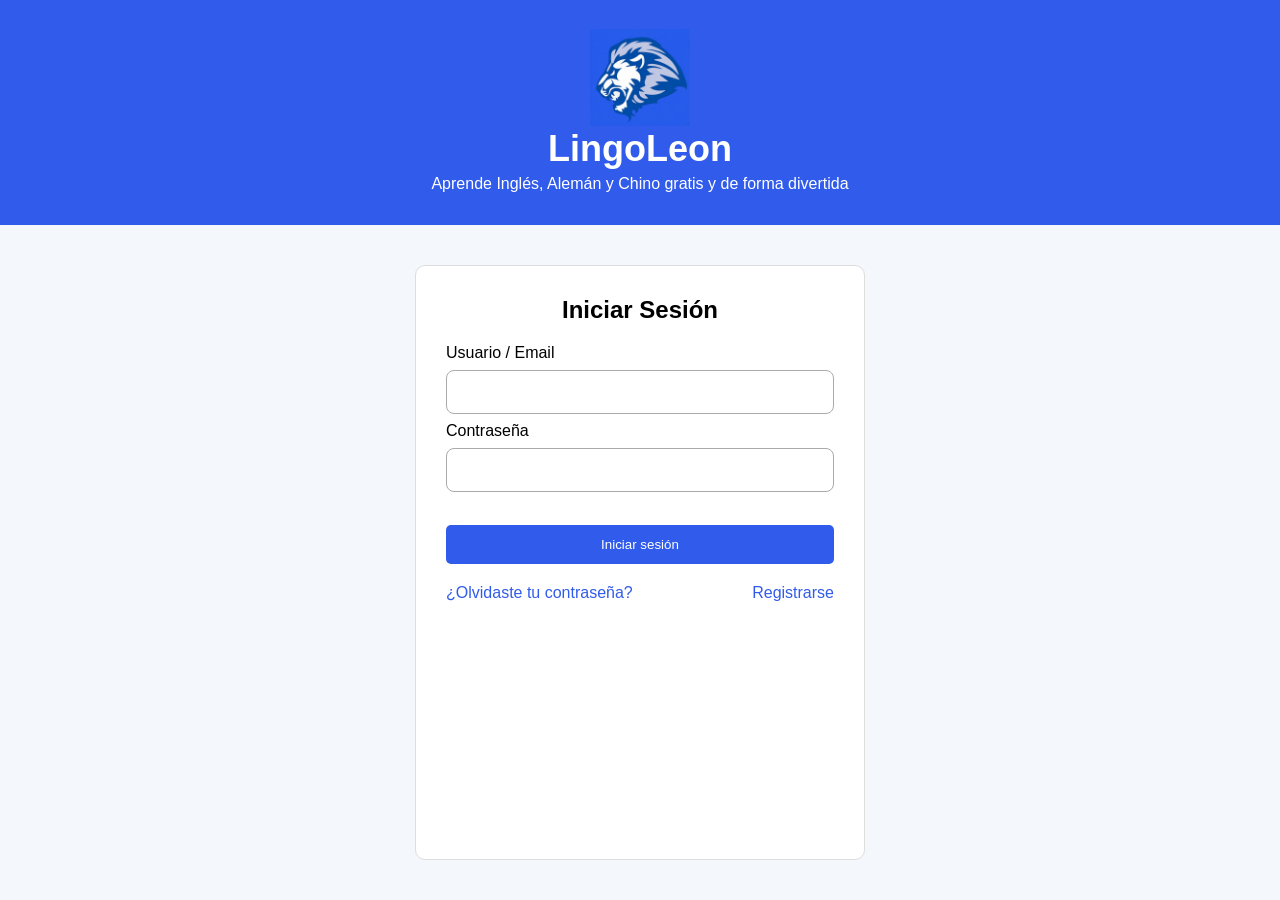
<file: index.html>
<!DOCTYPE html>
<html lang="es">
<head>
    <meta charset="UTF-8">
    <meta name="viewport" content="width=device-width, initial-scale=1.0">
    <title>Login</title>
    <link rel="stylesheet" href="css/styles_index.css">
</head>
<body>

    <main class="login">

        <header class="cabecera">
            <img src="img/logo_azul.png" alt="Logo">
            <div class="logotipo">LingoLeon</div>
            <p>Aprende Inglés, Alemán y Chino gratis y de forma divertida</p>
        </header>

        <section class="formulario">
            <h1>Iniciar Sesión</h1>
            <form action="pantalla_principal.html" method="get">
                <div class="campo">
                    <label for="usuario">Usuario / Email</label>
                    <input type="text" id="usuario" required>
                </div>

                <div class="campo">
                    <label for="contrasenia">Contraseña</label>
                    <input type="password" id="contrasenia" required>
                </div>

                <button type="submit">Iniciar sesión</button>
            </form>

            <div class="enlaces">
                <a href="recuperacion.html">¿Olvidaste tu contraseña?</a>
                <a href="registro.html">Registrarse</a>
            </div>
        </section>

    </main>

</body>
</html>
</file>
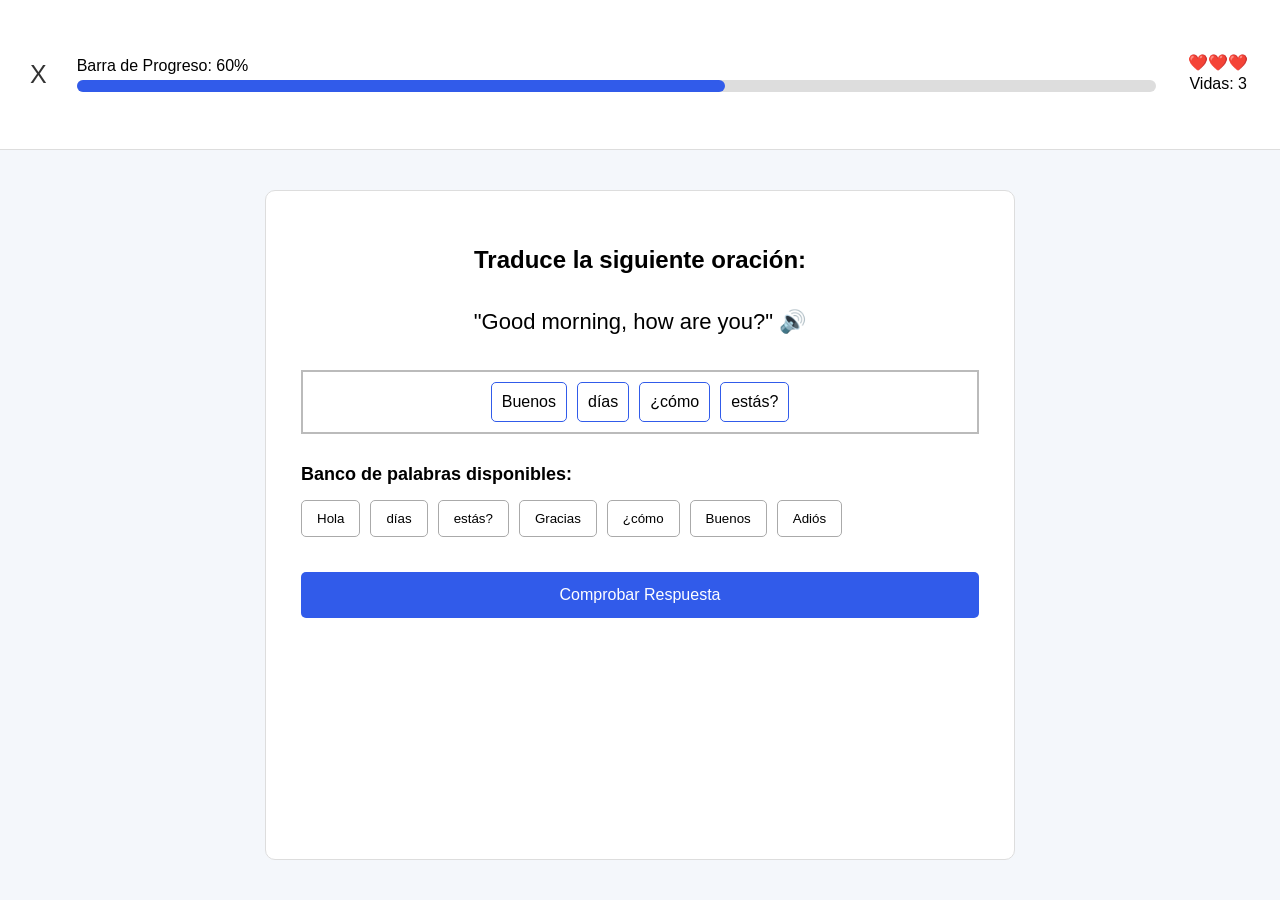
<file: leccion_interactiva.html>
<!DOCTYPE html>
<html lang="es">
<head>
    <meta charset="UTF-8">
    <meta name="viewport" content="width=device-width, initial-scale=1.0">
    <title>Leccion Interactiva</title>
    <link rel="stylesheet" href="css/styles_leccion_interactiva.css">
</head>
<body>

    <main class="leccion-pagina">

        <header class="superior">
            <a href="mapa_de_lecciones.html">X</a>

            <div class="progreso">
                <p>Barra de Progreso: 60%</p>
                <div class="barra-progreso">
                    <div></div>
                </div>
            </div>

            <div class="vidas"> 
                ❤️❤️❤️
                <p>Vidas: 3</p>
            </div>
        </header>

        <section class="ejercicio">

            <h1>Traduce la siguiente oración:</h1>

            <p class="frase">"Good morning, how are you?" 🔊</p>

            <div class="respuesta">
                <span>Buenos</span>
                <span>días</span>
                <span>¿cómo</span>
                <span>estás?</span>
            </div>

            <h2>Banco de palabras disponibles:</h2>

            <div class="banco">
                <button>Hola</button>
                <button>días</button>
                <button>estás?</button>
                <button>Gracias</button>
                <button>¿cómo</button>
                <button>Buenos</button>
                <button>Adiós</button>
            </div>

            <a href="mapa_de_lecciones.html">Comprobar Respuesta</a>

        </section>

    </main>

</body>
</html>
</file>
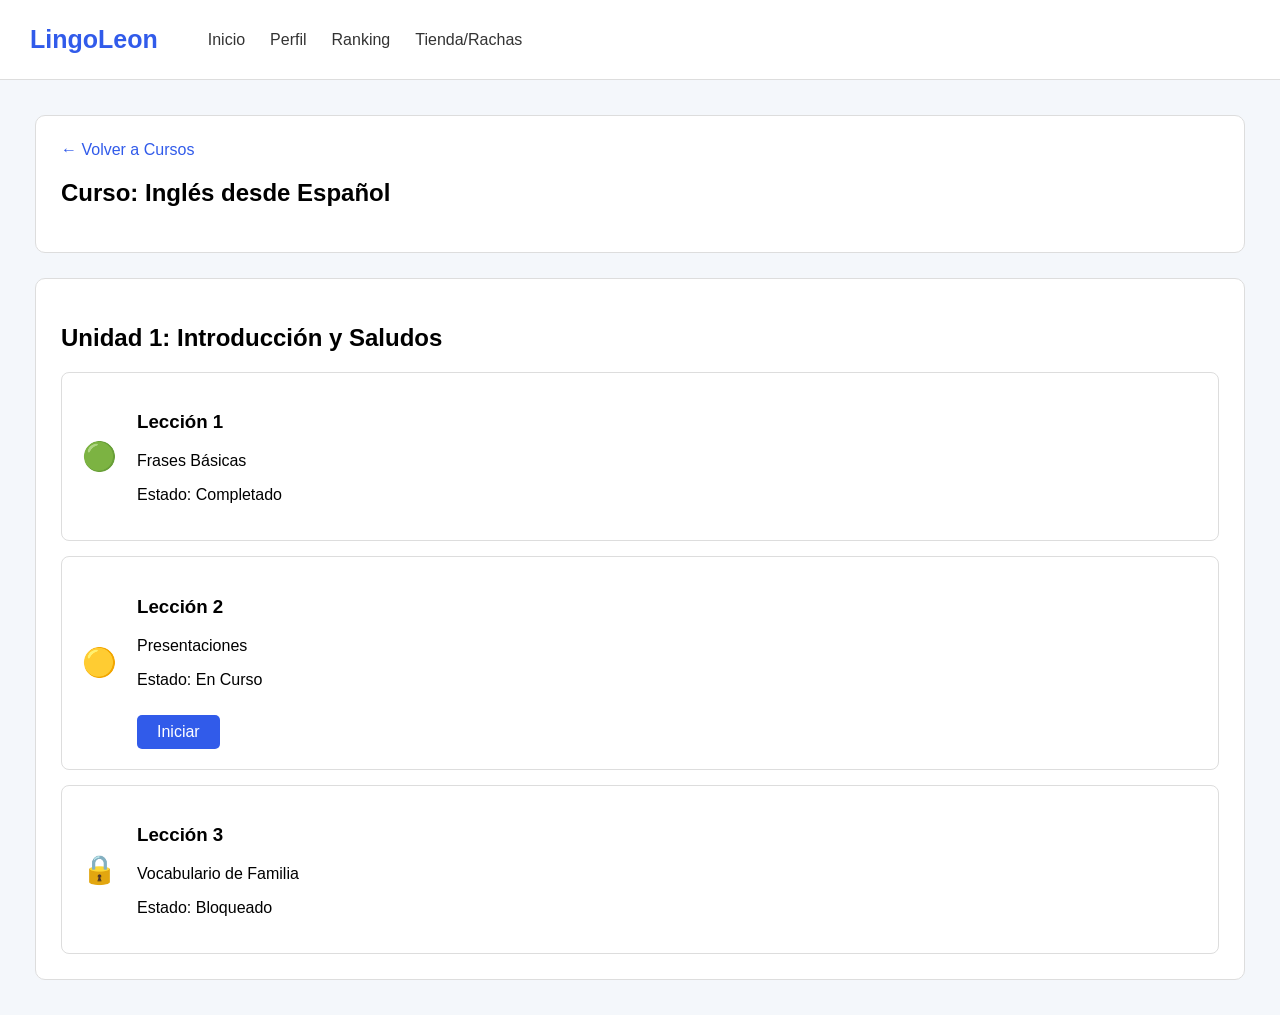
<file: leccion_interactiva_aleman.html>
<!DOCTYPE html>
<html lang="es">
<head>
    <meta charset="UTF-8">
    <meta name="viewport" content="width=device-width, initial-scale=1.0">
    <title>Mapa de Lecciones</title>
    <link rel="stylesheet" href="css/styles_mapa_de_lecciones.css">
</head>
<body>

    <main class="pagina">

        <header class="barra">
            <div class="logo">LingoLeon</div>

            <nav>
                <a href="pantalla_principal.html">Inicio</a>
                <a href="perfil.html">Perfil</a>
                <a href="ranking.html">Ranking</a>
                <a href="tienda.html">Tienda/Rachas</a>
            </nav>
        </header>

        <section class="curso">

            <div class="encabezado">
                <a href="pantalla_principal.html">← Volver a Cursos</a>
                <h1>Curso: Inglés desde Español</h1>
            </div>

            <div class="unidad">
                <h2>Unidad 1: Introducción y Saludos</h2>

                <div class="lecciones">

                    <article class="leccion">
                        <div class="estado">🟢</div>
                        <div>
                            <h3>Lección 1</h3>
                            <p>Frases Básicas</p>
                            <p>Estado: Completado</p>
                        </div>
                    </article>

                    <article class="leccion">
                        <div class="estado">🟡</div>
                        <div>
                            <h3>Lección 2</h3>
                            <p>Presentaciones</p>
                            <p>Estado: En Curso</p>
                            <a href="leccion_interactiva.html">Iniciar</a>
                        </div>
                    </article>

                    <article class="leccion">
                        <div class="estado">🔒</div>
                        <div>
                            <h3>Lección 3</h3>
                            <p>Vocabulario de Familia</p>
                            <p>Estado: Bloqueado</p>
                        </div>
                    </article>

                </div>
            </div>

        </section>

    </main>

</body>
</html>
</file>
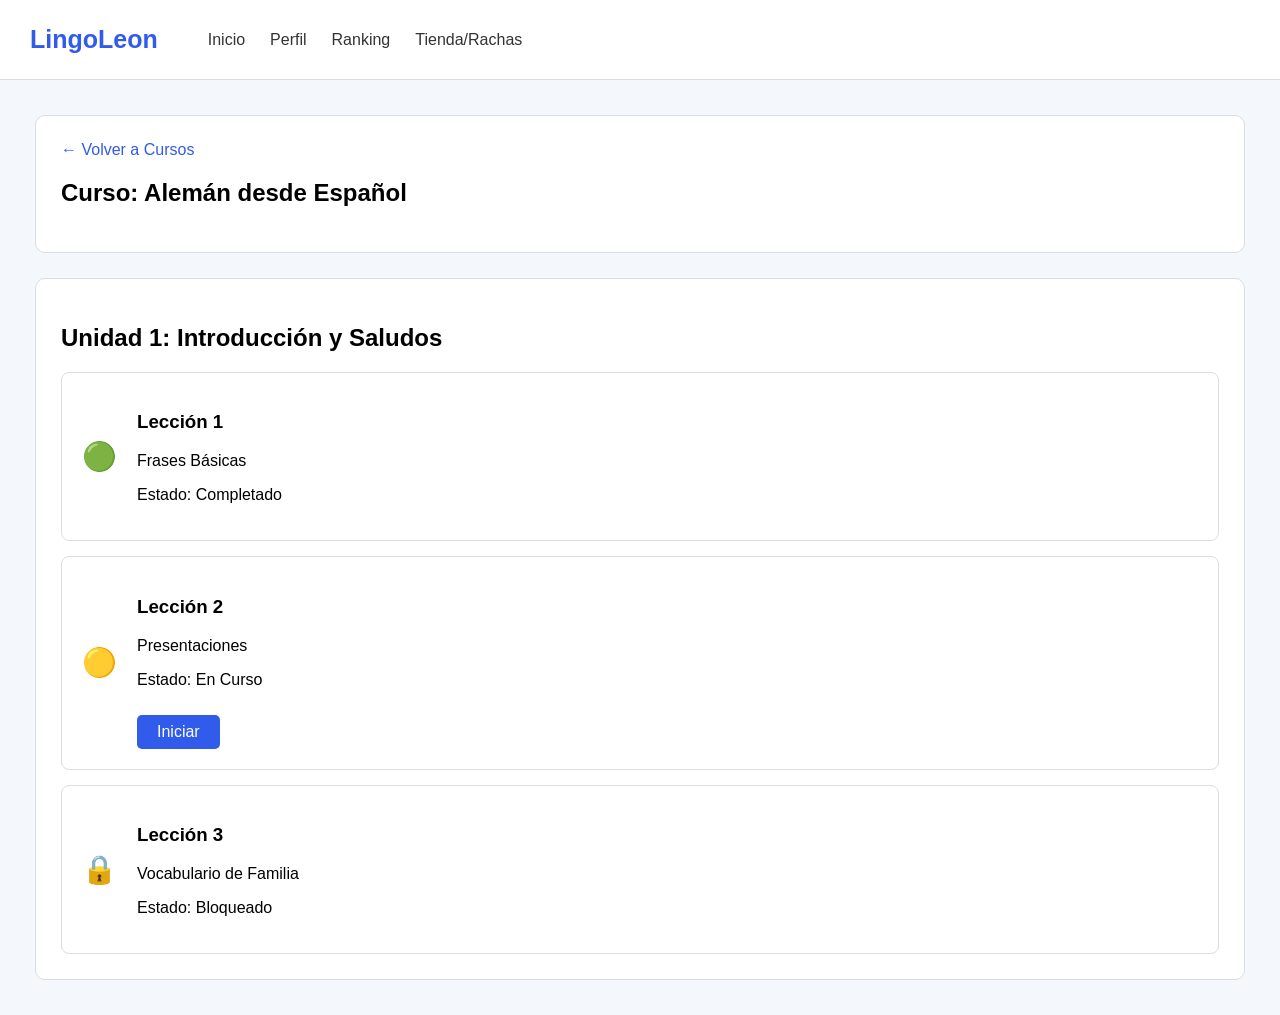
<file: mapa_de_lecciones_aleman.html>
<!DOCTYPE html>
<html lang="es">
<head>
    <meta charset="UTF-8">
    <meta name="viewport" content="width=device-width, initial-scale=1.0">
    <title>Mapa de Lecciones</title>
    <link rel="stylesheet" href="css/styles_mapa_de_lecciones.css">
</head>
<body>

    <main class="pagina">

        <header class="barra">
            <div class="logo">LingoLeon</div>

            <nav>
                <a href="pantalla_principal.html">Inicio</a>
                <a href="perfil.html">Perfil</a>
                <a href="ranking.html">Ranking</a>
                <a href="tienda.html">Tienda/Rachas</a>
            </nav>
        </header>

        <section class="curso">

            <div class="encabezado">
                <a href="pantalla_principal.html">← Volver a Cursos</a>
                <h1>Curso: Alemán desde Español</h1>
            </div>

            <div class="unidad">
                <h2>Unidad 1: Introducción y Saludos</h2>

                <div class="lecciones">

                    <article class="leccion">
                        <div class="estado">🟢</div>
                        <div>
                            <h3>Lección 1</h3>
                            <p>Frases Básicas</p>
                            <p>Estado: Completado</p>
                        </div>
                    </article>

                    <article class="leccion">
                        <div class="estado">🟡</div>
                        <div>
                            <h3>Lección 2</h3>
                            <p>Presentaciones</p>
                            <p>Estado: En Curso</p>
                            <a href="leccion_interactiva_aleman.html">Iniciar</a>
                        </div>
                    </article>

                    <article class="leccion">
                        <div class="estado">🔒</div>
                        <div>
                            <h3>Lección 3</h3>
                            <p>Vocabulario de Familia</p>
                            <p>Estado: Bloqueado</p>
                        </div>
                    </article>

                </div>
            </div>

        </section>

    </main>

</body>
</html>
</file>
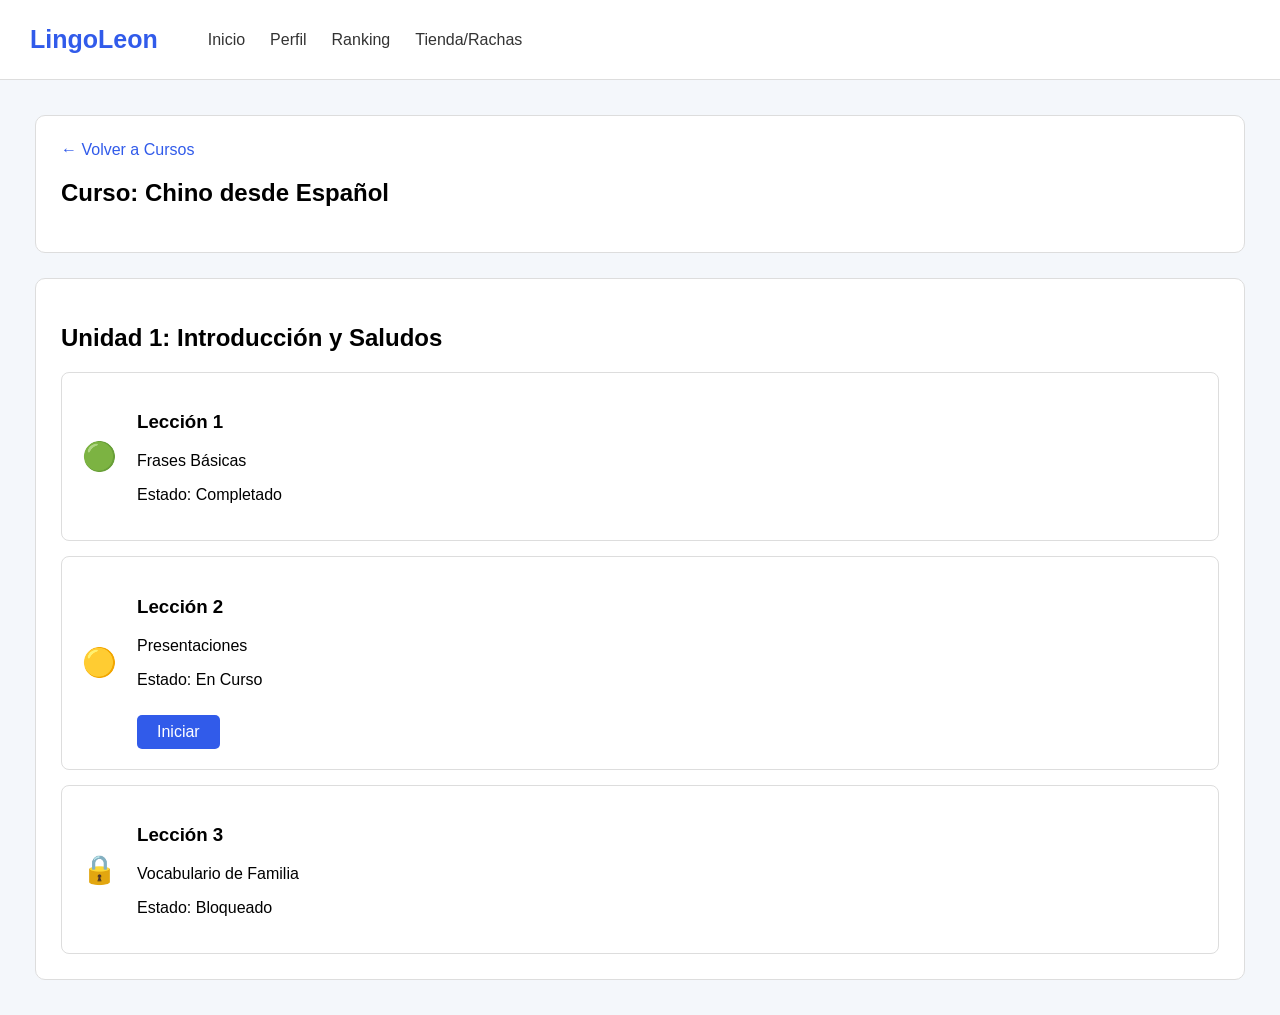
<file: mapa_de_lecciones_chino.html>
<!DOCTYPE html>
<html lang="es">
<head>
    <meta charset="UTF-8">
    <meta name="viewport" content="width=device-width, initial-scale=1.0">
    <title>Mapa de Lecciones</title>
    <link rel="stylesheet" href="css/styles_mapa_de_lecciones.css">
</head>
<body>

    <main class="pagina">

        <header class="barra">
            <div class="logo">LingoLeon</div>

            <nav>
                <a href="pantalla_principal.html">Inicio</a>
                <a href="perfil.html">Perfil</a>
                <a href="ranking.html">Ranking</a>
                <a href="tienda.html">Tienda/Rachas</a>
            </nav>
        </header>

        <section class="curso">

            <div class="encabezado">
                <a href="pantalla_principal.html">← Volver a Cursos</a>
                <h1>Curso: Chino desde Español</h1>
            </div>

            <div class="unidad">
                <h2>Unidad 1: Introducción y Saludos</h2>

                <div class="lecciones">

                    <article class="leccion">
                        <div class="estado">🟢</div>
                        <div>
                            <h3>Lección 1</h3>
                            <p>Frases Básicas</p>
                            <p>Estado: Completado</p>
                        </div>
                    </article>

                    <article class="leccion">
                        <div class="estado">🟡</div>
                        <div>
                            <h3>Lección 2</h3>
                            <p>Presentaciones</p>
                            <p>Estado: En Curso</p>
                            <a href="leccion_interactiva_chino.html">Iniciar</a>
                        </div>
                    </article>

                    <article class="leccion">
                        <div class="estado">🔒</div>
                        <div>
                            <h3>Lección 3</h3>
                            <p>Vocabulario de Familia</p>
                            <p>Estado: Bloqueado</p>
                        </div>
                    </article>

                </div>
            </div>

        </section>

    </main>

</body>
</html>
</file>
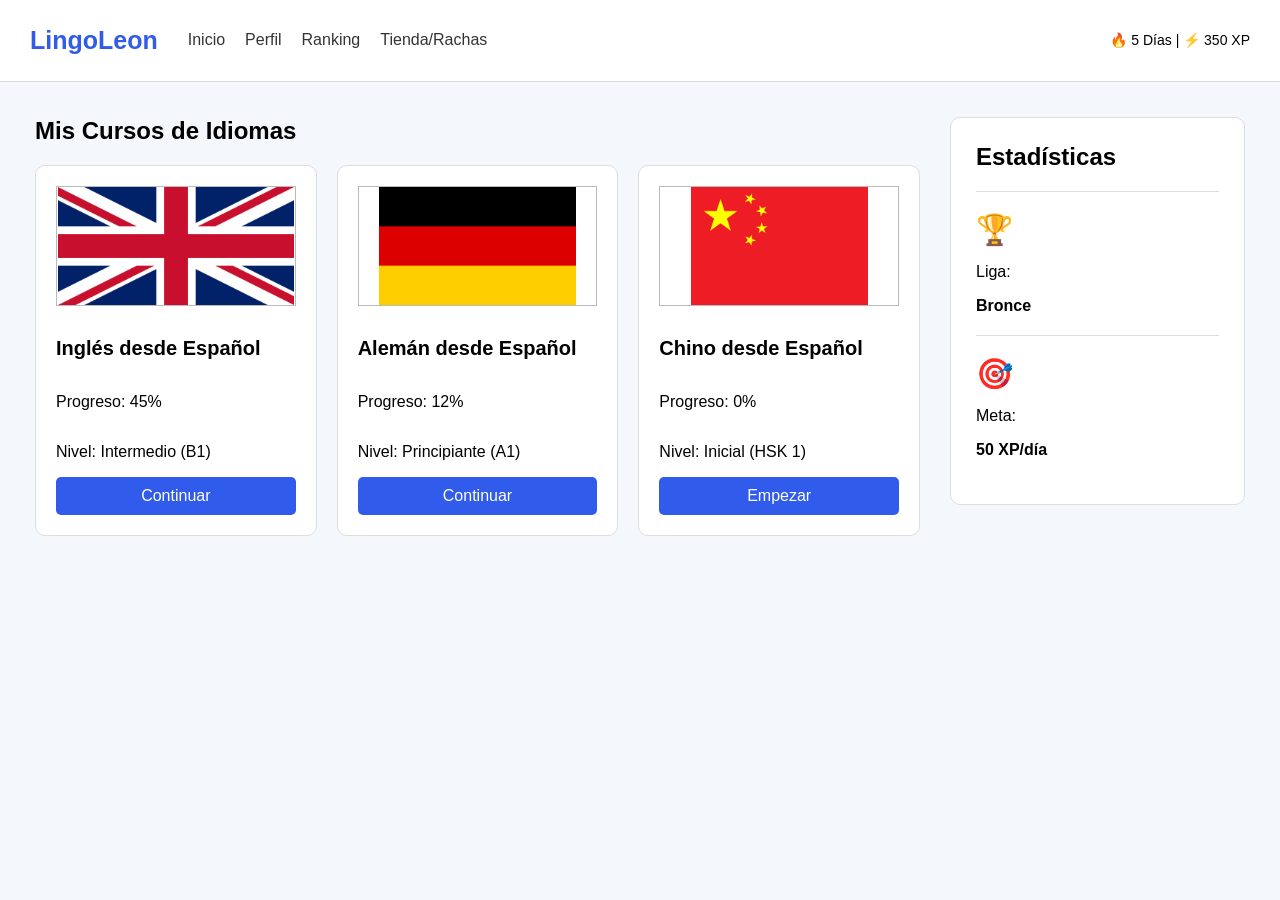
<file: pantalla_principal.html>
<!DOCTYPE html>
<html lang="es">
<head>
    <meta charset="UTF-8">
    <meta name="viewport" content="width=device-width, initial-scale=1.0">
    <title>Pantalla Principal</title>
    <link rel="stylesheet" href="css/styles_pantalla_principal.css">
</head>
<body>

    <main class="pagina">

        <header class="barra">
            <div class="logo">LingoLeon</div>

            <nav>
                <a href="pantalla_principal.html">Inicio</a>
                <a href="perfil.html">Perfil</a>
                <a href="ranking.html">Ranking</a>
                <a href="tienda.html">Tienda/Rachas</a>
            </nav>

            <div class="datos">
                🔥 5 Días | ⚡ 350 XP
            </div>
        </header>

        <section class="contenido">

            <div class="cursos">
                <h1>Mis Cursos de Idiomas</h1>

                <div class="tarjetas">

                    <article class="tarjeta">
                        <div class="imagen"><img src="img/bandera.ing.webp" alt="Bandera"></div>
                        <h2>Inglés desde Español</h2>
                        <p>Progreso: 45%</p>
                        <p>Nivel: Intermedio (B1)</p>
                        <a href="mapa_de_lecciones.html">Continuar</a>
                    </article>

                    <article class="tarjeta">
                        <div class="imagen"><img src="img/bandera_alem.svg" alt="bandera"></div>
                        <h2>Alemán desde Español</h2>
                        <p>Progreso: 12%</p>
                        <p>Nivel: Principiante (A1)</p>
                        <a href="mapa_de_lecciones_aleman.html">Continuar</a>
                    </article>

                    <article class="tarjeta">
                        <div class="imagen"><img src="img/bandera_china.webp" alt="Bandera"></div>
                        <h2>Chino desde Español</h2>
                        <p>Progreso: 0%</p>
                        <p>Nivel: Inicial (HSK 1)</p>
                        <a href="mapa_de_lecciones_chino.html">Empezar</a>
                    </article>

                </div>
            </div>

            <aside class="estadisticas">
                <h2>Estadísticas</h2>

                <div class="estadistica">
                    <div class="icono">🏆</div>
                    <p>Liga:</p>
                    <strong>Bronce</strong>
                </div>

                <div class="estadistica">
                    <div class="icono">🎯</div>
                    <p>Meta:</p>
                    <strong>50 XP/día</strong>
                </div>
            </aside>

        </section>

    </main>

</body>
</html>
</file>
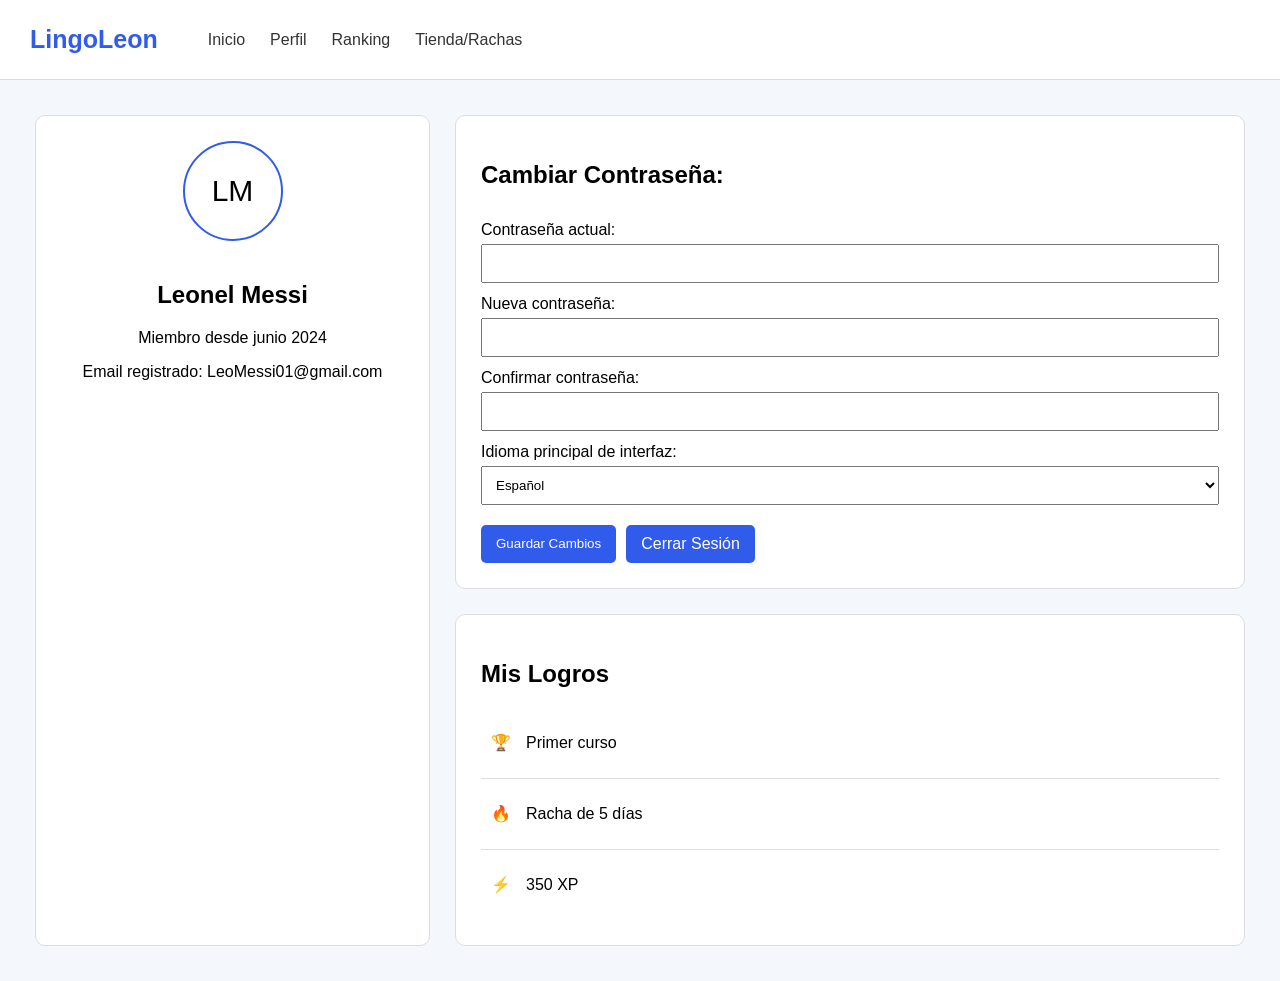
<file: perfil.html>
<!DOCTYPE html>
<html lang="es">
<head>
    <meta charset="UTF-8">
    <meta name="viewport" content="width=device-width, initial-scale=1.0">
    <title>Perfil</title>
    <link rel="stylesheet" href="css/Styles_perfil.css">
</head>
<body>

    <main class="pagina">

        <header class="barra">
            <div class="logo">LingoLeon</div>

            <nav>
                <a href="pantalla_principal.html">Inicio</a>
                <a href="perfil.html">Perfil</a>
                <a href="ranking.html">Ranking</a>
                <a href="tienda.html">Tienda/Rachas</a>
            </nav>
        </header>

        <section class="perfil">

            <div class="datos-personales">

                <div class="avatar">LM</div>

                <h1>Leonel Messi</h1>
                <p>Miembro desde junio 2024</p>
                <p>Email registrado: LeoMessi01@gmail.com</p>

            </div>

            <div class="ajustes">

                <h2>Cambiar Contraseña:</h2>
                <form action="perfil.html" method="post">
                <label>Contraseña actual:</label>
                <input type="password" required>

                <label>Nueva contraseña:</label>
                <input type="password" required>

                <label>Confirmar contraseña:</label>
                <input type="password" required>

                <label>Idioma principal de interfaz:</label>
                <select>
                    <option>Español</option>
                    <option>Inglés</option>
                    <option>Alemán</option>
                    <option>Chino</option>
                </select>

                <div class="botones">
                    <button type="submit">Guardar Cambios</button>
                    <a href="index.html">Cerrar Sesión</a>
                </div>
                </form>

            </div>

            <aside class="logros">

                <h2>Mis Logros</h2>

                <div class="logro">
                    🏆
                    <p>Primer curso</p>
                </div>

                <div class="logro">
                    🔥
                    <p>Racha de 5 días</p>
                </div>

                <div class="logro">
                    ⚡
                    <p>350 XP</p>
                </div>

            </aside>

        </section>

    </main>

</body>
</html>
</file>
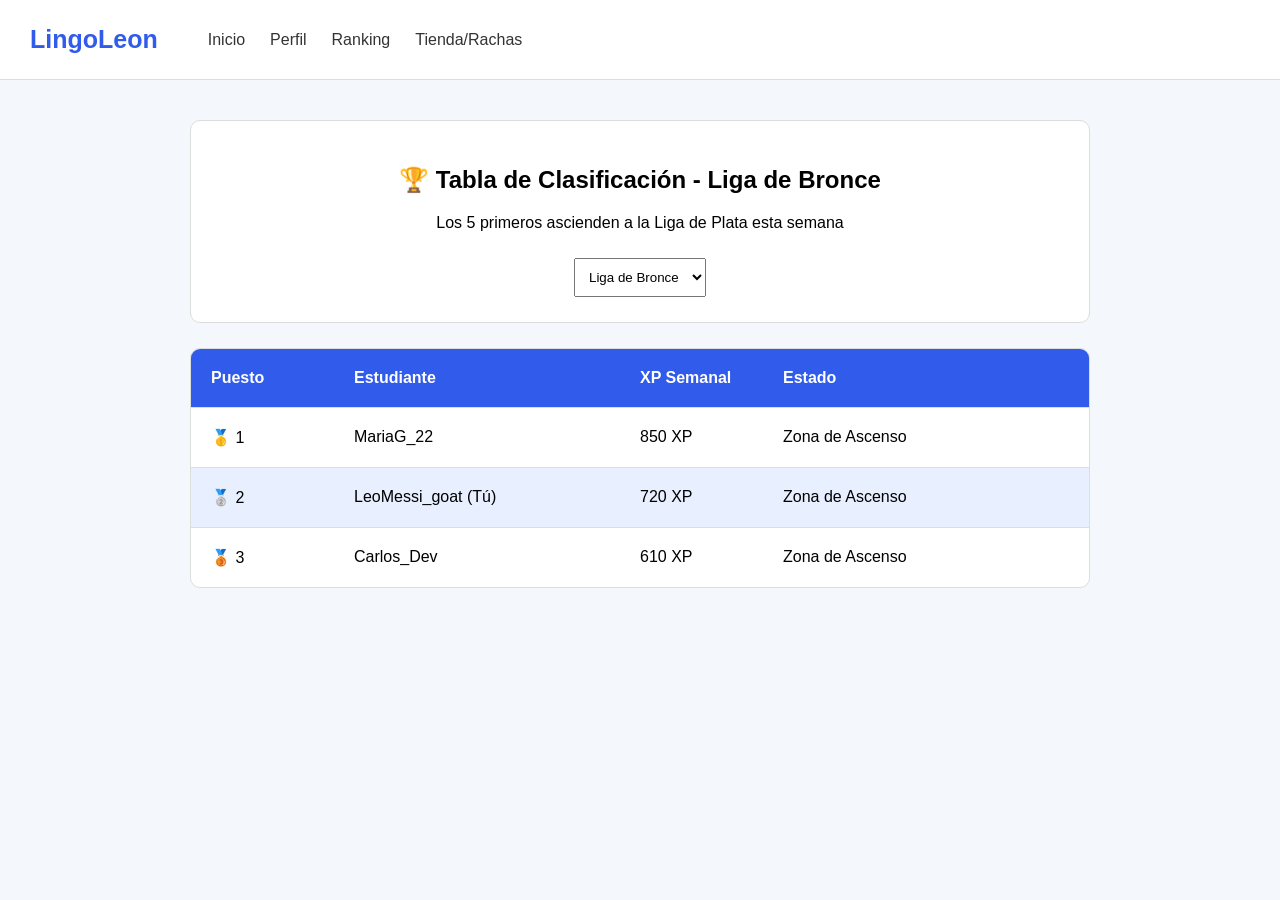
<file: ranking.html>
<!DOCTYPE html>
<html lang="es">
<head>
    <meta charset="UTF-8">
    <meta name="viewport" content="width=device-width, initial-scale=1.0">
    <title>Ranking</title>
    <link rel="stylesheet" href="css/styles_ranking.css">
</head>
<body>

    <main class="pagina">

        <header class="barra">
            <div class="logo">LingoLeon</div>

            <nav>
                <a href="pantalla_principal.html">Inicio</a>
                <a href="perfil.html">Perfil</a>
                <a href="ranking.html">Ranking</a>
                <a href="tienda.html">Tienda/Rachas</a>
            </nav>
        </header>

        <section class="ranking">

            <div class="encabezado">
                <h1>🏆 Tabla de Clasificación - Liga de Bronce</h1>
                <p>Los 5 primeros ascienden a la Liga de Plata esta semana</p>

                <select>
                    <option>Liga de Bronce</option>
                    <option>Liga de Plata</option>
                    <option>Liga de Oro</option>
                </select>
            </div>

            <div class="tabla">

                <div class="fila cabecera-tabla">
                    <strong>Puesto</strong>
                    <strong>Estudiante</strong>
                    <strong>XP Semanal</strong>
                    <strong>Estado</strong>
                </div>

                <div class="fila">
                    <span>🥇 1</span>
                    <span>MariaG_22</span>
                    <span>850 XP</span>
                    <span>Zona de Ascenso</span>
                </div>

                <div class="fila usuario">
                    <span>🥈 2</span>
                    <span>LeoMessi_goat (Tú)</span>
                    <span>720 XP</span>
                    <span>Zona de Ascenso</span>
                </div>

                <div class="fila">
                    <span>🥉 3</span>
                    <span>Carlos_Dev</span>
                    <span>610 XP</span>
                    <span>Zona de Ascenso</span>
                </div>

            </div>

        </section>

    </main>

</body>
</html>
</file>
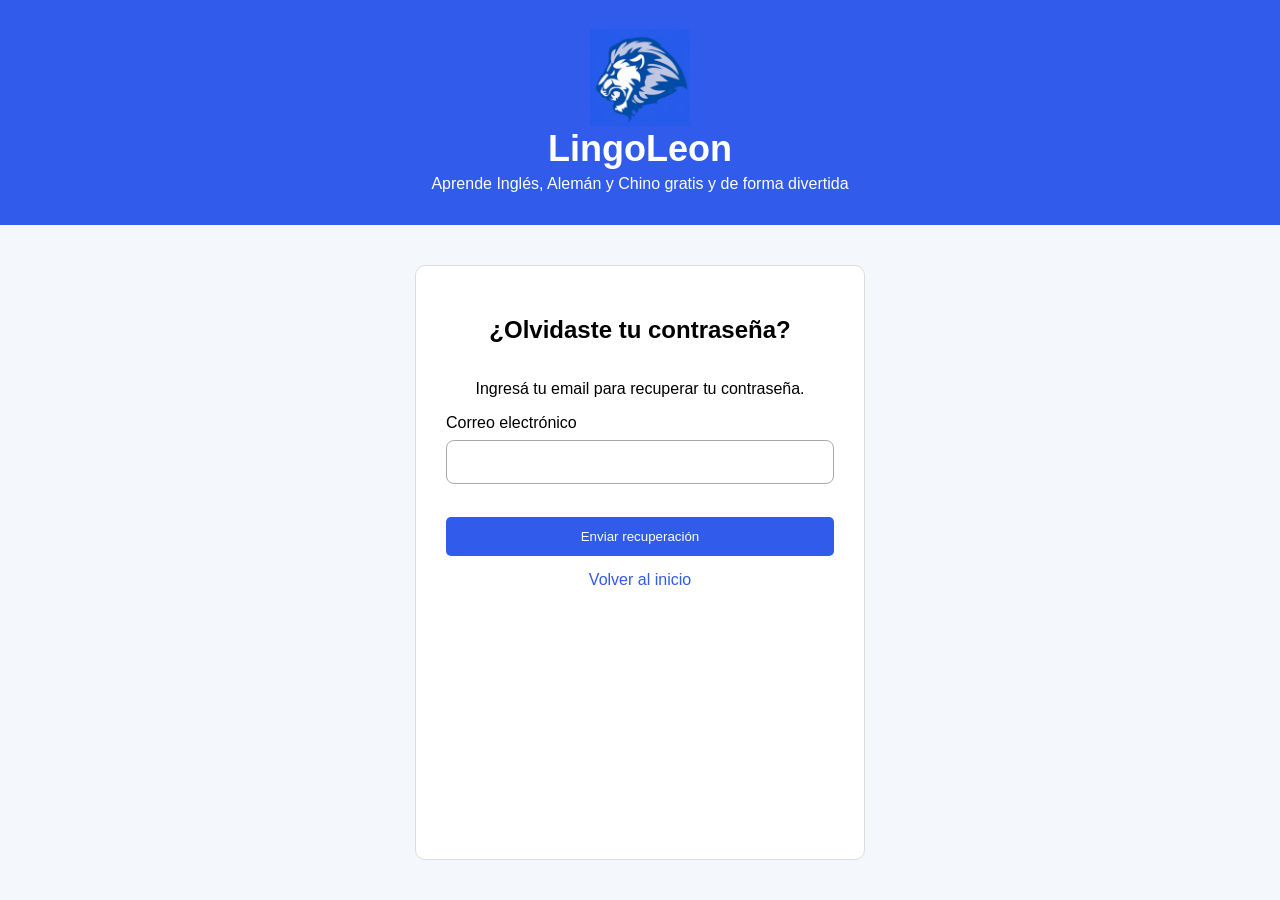
<file: recuperacion.html>
<!DOCTYPE html>
<html lang="es">
<head>
    <meta charset="UTF-8">
    <meta name="viewport" content="width=device-width, initial-scale=1.0">
    <title>Recuperar contraseña</title>
    <link rel="stylesheet" href="css/styles_recuperacion.css">
</head>
<body>

    <main class="recuperar">

        <header class="cabecera">
            <img src="img/logo_azul.png" alt="Logo">
            <div class="logotipo">LingoLeon</div>
            <p>Aprende Inglés, Alemán y Chino gratis y de forma divertida</p>
        </header>

        <section class="formulario">
            <h2>¿Olvidaste tu contraseña?</h2>

            <p>Ingresá tu email para recuperar tu contraseña.</p>
            <form action="index.html" method="get">
                 <div class="campo">
                    <label for="email">Correo electrónico</label>
                    <input type="email" id="email" required>
                </div>
                <button type="submit">Enviar recuperación</button>
            </form>

            <a class="volver" href="index.html">Volver al inicio</a>
        </section>

    </main>

</body>
</html>
</file>
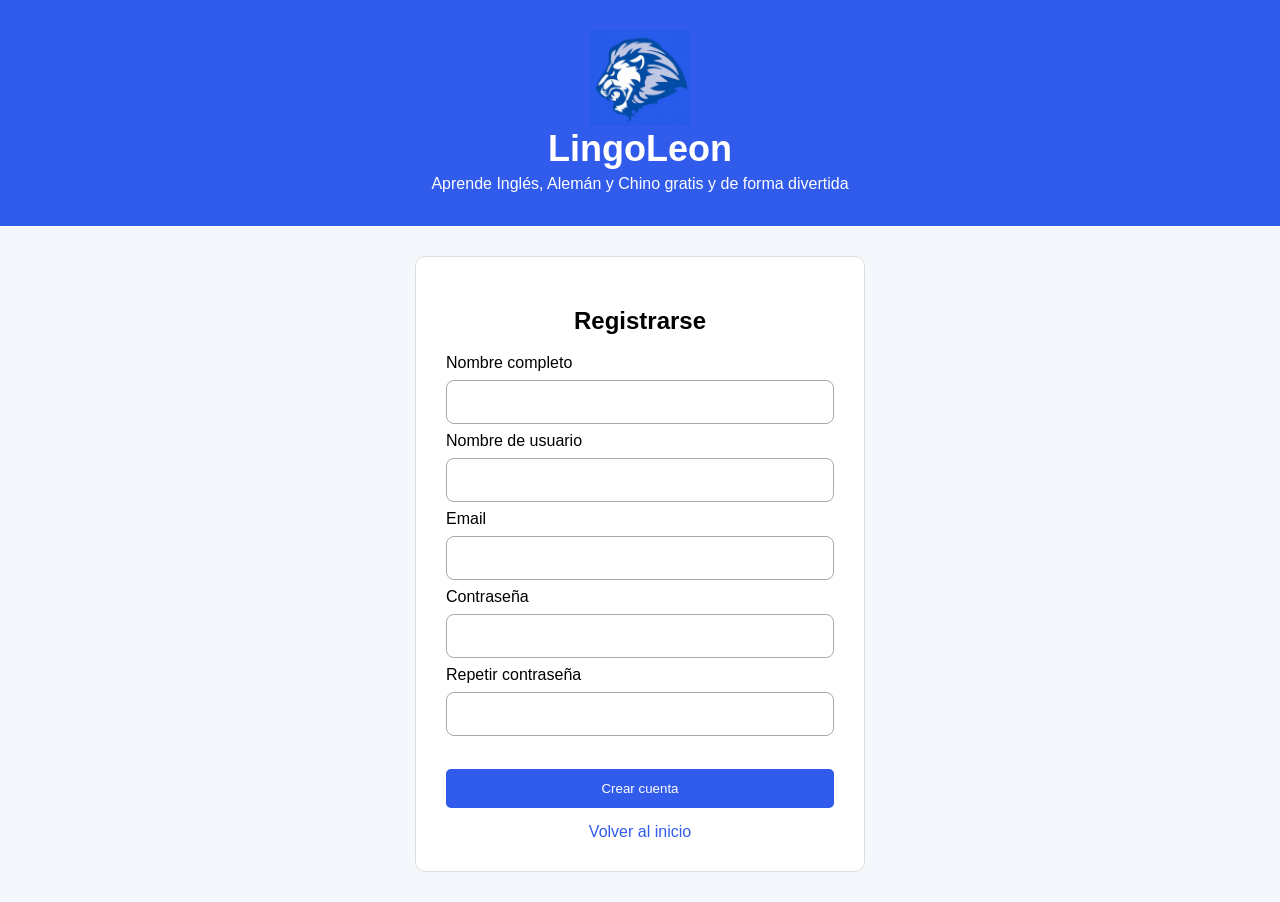
<file: registro.html>
<!DOCTYPE html>
<html lang="es">
<head>
    <meta charset="UTF-8">
    <meta name="viewport" content="width=device-width, initial-scale=1.0">
    <title>Registrarse</title>
    <link rel="stylesheet" href="css/styles_registro.css">
</head>
<body>

    <main class="registro">

        <header class="cabecera">
            <img src="img/logo_azul.png" alt="Logo">
            <div class="logotipo">LingoLeon</div>
            <p>Aprende Inglés, Alemán y Chino gratis y de forma divertida</p>
        </header>

        <section class="formulario">
            <h2>Registrarse</h2>

            <form action="index.html" method="get">

                <div class="campo">
                    <label for="nombre">Nombre completo</label>
                    <input type="text" id="nombre" required>
                </div>

                <div class="campo">
                    <label for="usuario">Nombre de usuario</label>
                    <input type="text" id="usuario" required>
                </div>

                <div class="campo">
                    <label for="email">Email</label>
                    <input type="email" id="email" required>
                </div>

                <div class="campo">
                    <label for="contrasenia">Contraseña</label>
                    <input type="password" id="contrasenia" required>
                </div>

                <div class="campo">
                    <label for="repetir">Repetir contraseña</label>
                    <input type="password" id="repetir" required>
                </div>

                <button type="submit">Crear cuenta</button>

            </form>

            <a class="volver" href="index.html">Volver al inicio</a>
        </section>

    </main>

</body>
</html>
</file>
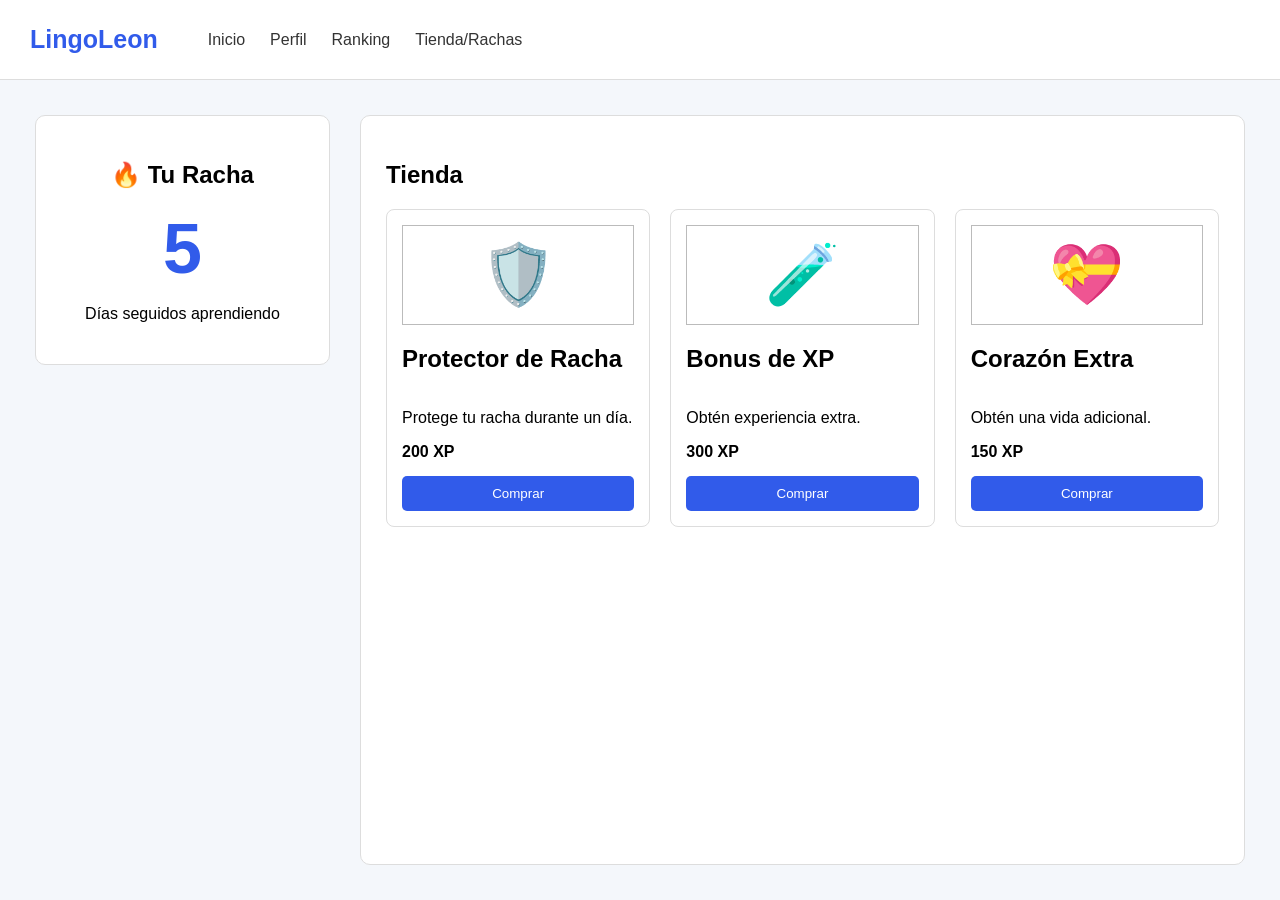
<file: tienda.html>
<!DOCTYPE html>
<html lang="es">
<head>
    <meta charset="UTF-8">
    <meta name="viewport" content="width=device-width, initial-scale=1.0">
    <title>Tienda y Rachas</title>
    <link rel="stylesheet" href="css/styles_tienda.css">
</head>
<body>

    <main class="pagina">

        <header class="barra">
            <div class="logo">LingoLeon</div>

            <nav>
                <a href="pantalla_principal.html">Inicio</a>
                <a href="perfil.html">Perfil</a>
                <a href="ranking.html">Ranking</a>
                <a href="tienda.html">Tienda/Rachas</a>
            </nav>
        </header>

        <section class="contenido">

            <div class="racha">
                <h1>🔥 Tu Racha</h1>
                <div class="numero">5</div>
                <p>Días seguidos aprendiendo</p>
            </div>

            <div class="tienda">

                <h1>Tienda</h1>

                <div class="productos">

                    <article>
                        <div class="imagen">🛡️</div>
                        <h2>Protector de Racha</h2>
                        <p>Protege tu racha durante un día.</p>
                        <strong>200 XP</strong>
                        <button>Comprar</button>
                    </article>

                    <article>
                        <div class="imagen">🧪</div>
                        <h2>Bonus de XP</h2>
                        <p>Obtén experiencia extra.</p>
                        <strong>300 XP</strong>
                        <button>Comprar</button>
                    </article>

                    <article>
                        <div class="imagen">💝</div>
                        <h2>Corazón Extra</h2>
                        <p>Obtén una vida adicional.</p>
                        <strong>150 XP</strong>
                        <button>Comprar</button>
                    </article>

                </div>

            </div>

        </section>

    </main>

</body>
</html>
</file>
<file: css/styles_index.css>
* {
    box-sizing: border-box;
}

body {
    margin: 0;
    font-family: Arial, sans-serif;
    background-color: #f4f7fb;
}

.login {
    min-height: 100vh;
    display: grid;
    grid-template-columns: 1fr;
    grid-template-rows: 1fr 3fr;
}

.cabecera {
    background-color: #315bea;
    color: white;
    display: flex;
    flex-direction: column;
    align-items: center;
    justify-content: center;
}

.logotipo {
    font-size: 2.25rem; /* 36px */
    font-weight: bold;
}

.cabecera img {
    width: 6.25rem; /* 100px */
    height: 6.25rem; /* 100px */
    object-fit: contain;
}

.cabecera p {
    margin: 0.3125rem; /* 5px */
}

.formulario {
    width: 28.125rem; /* 450px */
    margin: 2.5rem auto; /* 40px */
    padding: 1.875rem; /* 30px */
    background-color: white;
    border: 1px solid #ddd;
    border-radius: 0.625rem; /* 10px */
    display: flex;
    flex-direction: column;
}

.formulario h1 {
    text-align: center;
    margin-top: 0;
}

.formulario form {
    display: flex;
    flex-direction: column;
    gap: 0.5rem; /* 8px */
}

.campo {
    display: flex;
    flex-direction: column;
    gap: 0.5rem; /* 8px */
}

.campo input {
    padding: 0.75rem; /* 12px */
    font-size: 1rem; /* 16px */
    border: 1px solid #aaa;
    border-radius: 0.5rem; /* 8px */
}

.formulario button {
    margin-top: 1.5625rem; /* 25px */
    padding: 0.75rem; /* 12px */
    background-color: #315bea;
    color: white;
    text-align: center;
    text-decoration: none;
    display: flex;
    justify-content: center;
    border-radius: 0.3125rem; /* 5px */
    border: none;
    cursor: pointer;
}

.enlaces {
    display: flex;
    justify-content: space-between;
    margin-top: 1.25rem; /* 20px */
}

.enlaces a {
    color: #315bea;
    text-decoration: none;
}

@media (max-width: 48rem) { /* 768px */
    .formulario {
        width: 80%;
    }
}

@media (max-width: 36rem) { /* 576px */
    .login {
        grid-template-rows: 0.9fr 3fr;
    }

    .cabecera {
        padding: 1.25rem; /* 20px */
        text-align: center;
    }

    .logotipo {
        font-size: 1.875rem; /* 30px */
    }

    .formulario {
        width: 90%;
        margin: 1.5625rem auto; /* 25px */
        padding: 1.25rem; /* 20px */
    }

    .enlaces {
        flex-direction: column;
        gap: 0.625rem; /* 10px */
        text-align: center;
    }
}
</file>
<file: css/styles_leccion_interactiva.css>
* {
    box-sizing: border-box;
}

body {
    margin: 0;
    font-family: Arial, sans-serif;
    background-color: #f4f7fb;
}

.leccion-pagina {
    min-height: 100vh;
    display: grid;
    grid-template-rows: 0.2fr 1fr;
}

.superior {
    background-color: white;
    border-bottom: 1px solid #ddd;
    display: flex;
    align-items: center;
    padding: 0.9375rem 1.875rem; /* 15px 30px */
    gap: 1.875rem; /* 30px */
}

.superior a {
    font-size: 1.5625rem; /* 25px */
    color: #333;
    text-decoration: none;
}

.progreso {
    flex: 1;
}

.progreso p {
    margin: 0 0 0.3125rem 0; /* 5px */
}

.barra-progreso {
    width: 100%;
    height: 0.75rem; /* 12px */
    background-color: #ddd;
    border-radius: 0.625rem; /* 10px */
}

.barra-progreso div {
    width: 60%;
    height: 100%;
    background-color: #315bea;
    border-radius: 0.625rem; /* 10px */
}

.vidas {
    text-align: center;
}

.vidas p {
    margin: 0.1875rem; /* 3px */
} 

.ejercicio {
    width: 46.875rem; /* 750px */
    margin: 2.5rem auto; /* 40px */
    background-color: white;
    border: 1px solid #ddd;
    border-radius: 0.625rem; /* 10px */
    padding: 2.1875rem; /* 35px */
}

.ejercicio h1 {
    text-align: center;
}

.frase {
    text-align: center;
    font-size: 1.375rem; /* 22px */
    margin: 2.1875rem 0; /* 35px */
}

.respuesta {
    min-height: 3.75rem; /* 60px */
    border: 2px solid #bbb;
    padding: 0.625rem; /* 10px */
    display: flex;
    justify-content: center;
    gap: 0.625rem; /* 10px */
    flex-wrap: wrap;
}

.respuesta span {
    border: 1px solid #315bea;
    padding: 0.625rem; /* 10px */
    border-radius: 0.3125rem; /* 5px */
}

.ejercicio h2 {
    font-size: 1.125rem; /* 18px */
    margin-top: 1.875rem; /* 30px */
}

.banco {
    display: flex;
    gap: 0.625rem; /* 10px */
    flex-wrap: wrap;
}

.banco button {
    background-color: white;
    border: 1px solid #aaa;
    padding: 0.625rem 0.9375rem; /* 10px 15px */
    border-radius: 0.3125rem; /* 5px */
    cursor: pointer;
}

.ejercicio a {
    display: flex;
    width: 100%;
    margin-top: 2.1875rem; /* 35px */
    padding: 0.875rem; /* 14px */
    border: none;
    border-radius: 0.3125rem; /* 5px */
    background-color: #315bea;
    color: white;
    text-decoration: none;
    font-size: 1rem; /* 16px */
    justify-content: center;
}

@media (max-width: 48rem) { /* 768px */
    .ejercicio {
        width: 85%;
    }
}

@media (max-width: 36rem) { /* 576px */
    .superior {
        padding: 0.625rem; /* 10px */
        gap: 0.625rem; /* 10px */
    }

    .ejercicio {
        width: 92%;
        margin: 1.25rem auto; /* 20px */
        padding: 1.25rem; /* 20px */
    }

    .frase {
        font-size: 1.125rem; /* 18px */
    }
}
</file>
<file: css/styles_mapa_de_lecciones.css>
* {
    box-sizing: border-box;
}

body {
    margin: 0;
    font-family: Arial, sans-serif;
    background-color: #f4f7fb;
}

.pagina {
    min-height: 100vh;
    display: grid;
    grid-template-rows: 5rem 1fr; /* 80px */
}

.barra {
    background-color: white;
    border-bottom: 1px solid #ddd;
    display: flex;
    align-items: center;
    padding: 1.875rem; /* 30px */
}

.logo {
    font-size: 1.5625rem; /* 25px */
    font-weight: bold;
    color: #315bea;
    margin-right: 3.125rem; /* 50px */
}

nav {
    display: flex;
    gap: 1.5625rem; /* 25px */
}

nav a {
    text-decoration: none;
    color: #333;
}

.curso {
    padding: 2.1875rem; /* 35px */
}

.encabezado {
    background-color: white;
    padding: 1.5625rem; /* 25px */
    border: 1px solid #ddd;
    border-radius: 0.625rem; /* 10px */
}

.encabezado a {
    color: #315bea;
    text-decoration: none;
}

.unidad {
    margin-top: 1.5625rem; /* 25px */
    background-color: white;
    border: 1px solid #ddd;
    border-radius: 0.625rem; /* 10px */
    padding: 1.5625rem; /* 25px */
}

.lecciones {
    display: flex;
    flex-direction: column;
    gap: 0.9375rem; /* 15px */
}

.leccion {
    display: flex;
    align-items: center;
    gap: 1.25rem; /* 20px */
    border: 1px solid #ddd;
    border-radius: 0.5rem; /* 8px */
    padding: 1.25rem; /* 20px */
}

.estado {
    font-size: 1.75rem; /* 28px */
}

.leccion a {
    display: inline-block;
    margin-top: 0.625rem; /* 10px */
    padding: 0.5rem 1.25rem; /* 8px 20px */
    background-color: #315bea;
    color: white;
    text-decoration: none;
    border-radius: 0.3125rem; /* 5px */
}

@media (max-width: 48rem) { /* 768px */
    .curso {
        padding: 1.5625rem; /* 25px */
    }
}

@media (max-width: 36rem) { /* 576px */
    .barra {
        padding: 0.9375rem; /* 15px */
        height: auto;
        flex-direction: column;
        align-items: flex-start;
        gap: 0.9375rem; /* 15px */
    }

    .pagina {
        grid-template-rows: auto 1fr;
    }

    nav {
        flex-direction: column;
        gap: 0.5rem; /* 8px */
    }

    .curso {
        padding: 0.9375rem; /* 15px */
    }

    .leccion {
        align-items: flex-start;
    }
}
</file>
<file: css/styles_pantalla_principal.css>
* {
    box-sizing: border-box;
}

body {
    margin: 0;
    font-family: Arial, sans-serif;
    background-color: #f4f7fb;
}

.pagina {
    min-height: 100vh;
    display: grid;
    grid-template-rows: 0.1fr 1fr;
}

.barra {
    background-color: white;
    border-bottom: 1px solid #ddd;
    display: flex;
    align-items: center;
    padding: 0 1.875rem; /* 30px */
    gap: 1.875rem; /* 30px */
}

.logo {
    font-size: 1.5625rem; /* 25px */
    font-weight: bold;
    color: #315bea;
}

.barra nav {
    display: flex;
    gap: 1.25rem; /* 20px */
    flex: 1;
}

.barra nav a {
    text-decoration: none;
    color: #333;
}

.datos {
    font-size: 0.875rem; /* 14px */
}

.contenido {
    padding: 2.1875rem; /* 35px */
    display: grid;
    grid-template-columns: 3fr 1fr;
    gap: 1.875rem; /* 30px */
}

.cursos h1 {
    margin-top: 0;
}

.tarjetas {
    display: grid;
    grid-template-columns: repeat(3, 1fr);
    gap: 1.25rem; /* 20px */
}

.tarjeta {
    background-color: white;
    border: 1px solid #ddd;
    border-radius: 0.625rem; /* 10px */
    padding: 1.25rem; /* 20px */
    display: flex;
    flex-direction: column;
}

.imagen {
    height: 7.5rem; /* 120px */
    border: 1px solid #bbb;
    display: flex;
    justify-content: center;
    align-items: center;
    margin-bottom: 0.9375rem; /* 15px */
}

.imagen img {
    max-width: 100%;
    max-height: 100%;
    object-fit: contain;
}

.tarjeta h2 {
    font-size: 1.25rem; /* 20px */
}

.tarjeta a {
    background-color: #315bea;
    color: white;
    text-align: center;
    padding: 0.625rem; /* 10px */
    text-decoration: none;
    border-radius: 0.3125rem; /* 5px */
    margin-top: auto;
}

.estadisticas {
    background-color: white;
    border: 1px solid #ddd;
    border-radius: 0.625rem; /* 10px */
    padding: 1.5625rem; /* 25px */
    height: fit-content;
}

.estadisticas h2 {
    margin-top: 0;
}

.estadistica {
    border-top: 1px solid #ddd;
    padding: 1.25rem 0; /* 20px */
}

.icono {
    font-size: 1.875rem; /* 30px */
}

@media (max-width: 48rem) { /* 768px */
    .barra {
        padding: 0.9375rem; /* 15px */
        flex-wrap: wrap;
        height: auto;
    }

    .pagina {
        grid-template-rows: auto 1fr;
    }

    .contenido {
        grid-template-columns: 1fr;
    }

    .tarjetas {
        grid-template-columns: 1fr 1fr;
    }
}

@media (max-width: 36rem) { /* 576px */
    .barra {
        flex-direction: column;
        align-items: flex-start;
    }

    .barra nav {
        flex-direction: column;
        gap: 0.5rem; /* 8px */
    }

    .contenido {
        padding: 1.25rem; /* 20px */
    }

    .tarjetas {
        grid-template-columns: 1fr;
    }
}
</file>
<file: css/Styles_perfil.css>
* {
    box-sizing: border-box;
}

body {
    margin: 0;
    font-family: Arial, sans-serif;
    background-color: #f4f7fb;
}

.pagina {
    min-height: 100vh;
    display: grid;
    grid-template-rows: 5rem 1fr; /* 80px */
}

.barra {
    background-color: white;
    border-bottom: 1px solid #ddd;
    display: flex;
    align-items: center;
    padding: 0 1.875rem; /* 30px */
}

.logo {
    font-size: 1.5625rem; /* 25px */
    font-weight: bold;
    color: #315bea;
    margin-right: 3.125rem; /* 50px */
}

nav {
    display: flex;
    gap: 1.5625rem; /* 25px */
}

nav a {
    text-decoration: none;
    color: #333;
}

.perfil {
    padding: 2.1875rem; /* 35px */
    display: grid;
    grid-template-columns: 1fr 2fr;
    gap: 1.5625rem; /* 25px */
}

.datos-personales,
.ajustes,
.logros {
    background-color: white;
    border: 1px solid #ddd;
    border-radius: 0.625rem; /* 10px */
    padding: 1.5625rem; /* 25px */
}

.datos-personales {
    grid-row: span 2;
    text-align: center;
}

.avatar {
    width: 6.25rem; /* 100px */
    height: 6.25rem; /* 100px */
    border-radius: 50%;
    border: 2px solid #315bea;
    display: flex;
    justify-content: center;
    align-items: center;
    margin: 0 auto 2.5rem auto; /* 40px */
    font-size: 1.875rem; /* 30px */
}

.ajustes form {
    display: flex;
    flex-direction: column;
}

.ajustes form label {
    margin-top: 0.75rem; /* 12px */
}

.ajustes form input,
.ajustes form select {
    margin-top: 0.3125rem; /* 5px */
    padding: 0.625rem; /* 10px */
}

.botones {
    display: flex;
    gap: 0.625rem; /* 10px */
    margin-top: 1.25rem; /* 20px */
}

.botones button,
.botones a {
    padding: 0.625rem 0.9375rem; /* 10px 15px */
    border: none;
    background-color: #315bea;
    color: white;
    text-decoration: none;
    border-radius: 0.3125rem; /* 5px */
    cursor: pointer;
}

.logro {
    display: flex;
    align-items: center;
    gap: 0.9375rem; /* 15px */
    border-top: 1px solid #ddd;
    padding: 0.625rem; /* 10px */
}

.logro:first-of-type {
    border-top: none;
}

@media (max-width: 48rem) { /* 768px */
    .perfil {
        grid-template-columns: 1fr;
    }

    .datos-personales {
        grid-row: auto;
    }
}

@media (max-width: 36rem) { /* 576px */
    .barra {
        height: auto;
        padding: 0.9375rem; /* 15px */
        flex-direction: column;
        align-items: flex-start;
        gap: 0.9375rem; /* 15px */
    }

    nav {
        flex-direction: column;
        gap: 0.5rem; /* 8px */
    }

    .pagina {
        grid-template-rows: auto 1fr;
    }

    .perfil {
        padding: 0.9375rem; /* 15px */
    }

    .botones {
        flex-direction: column;
    }
}
</file>
<file: css/styles_ranking.css>
* {
    box-sizing: border-box;
}

body {
    margin: 0;
    font-family: Arial, sans-serif;
    background-color: #f4f7fb;
}

.pagina {
    min-height: 100vh;
    display: grid;
    grid-template-rows: 5rem 1fr; /* 80px */
}

.barra {
    background-color: white;
    border-bottom: 1px solid #ddd;
    display: flex;
    align-items: center;
    padding: 0 1.875rem; /* 30px */
}

.logo {
    font-size: 1.5625rem; /* 25px */
    font-weight: bold;
    color: #315bea;
    margin-right: 3.125rem; /* 50px */
}

nav {
    display: flex;
    gap: 1.5625rem; /* 25px */
}

nav a {
    color: #333;
    text-decoration: none;
}

.ranking {
    width: 56.25rem; /* 900px */
    margin: 2.5rem auto; /* 40px */
}

.encabezado {
    background-color: white;
    border: 1px solid #ddd;
    border-radius: 0.625rem; /* 10px */
    padding: 1.5625rem; /* 25px */
    text-align: center;
}

.encabezado select {
    padding: 0.625rem; /* 10px */
    margin-top: 0.625rem; /* 10px */
}

.tabla {
    background-color: white;
    border: 1px solid #ddd;
    margin-top: 1.5625rem; /* 25px */
    border-radius: 0.625rem; /* 10px */
    overflow: hidden;
}

.fila {
    display: grid;
    grid-template-columns: 1fr 2fr 1fr 2fr;
    padding: 1.25rem; /* 20px */
    border-bottom: 1px solid #ddd;
    align-items: center;
}

.fila:last-child {
    border-bottom: none;
}

.cabecera-tabla {
    background-color: #315bea;
    color: white;
}

.usuario {
    background-color: #e8efff;
}

@media (max-width: 48rem) { /* 768px */
    .ranking {
        width: 90%;
    }
}

@media (max-width: 36rem) { /* 576px */
    .barra {
        height: auto;
        padding: 0.9375rem; /* 15px */
        flex-direction: column;
        align-items: flex-start;
        gap: 0.9375rem; /* 15px */
    }

    .pagina {
        grid-template-rows: auto 1fr;
    }

    nav {
        flex-direction: column;
        gap: 0.5rem; /* 8px */
    }

    .ranking {
        width: 94%;
        margin: 1.25rem auto; /* 20px */
    }

    .fila {
        grid-template-columns: 1fr;
        gap: 0.5rem; /* 8px */
    }
}
</file>
<file: css/styles_recuperacion.css>
* {
    box-sizing: border-box;
}

body {
    margin: 0;
    font-family: Arial, sans-serif;
    background-color: #f4f7fb;
}

.recuperar {
    min-height: 100vh;
    display: grid;
    grid-template-columns: 1fr;
    grid-template-rows: 1fr 3fr;
}

.cabecera {
    background-color: #315bea;
    color: white;
    display: flex;
    flex-direction: column;
    align-items: center;
    justify-content: center;
}

.cabecera img {
    width: 6.25rem; /* 100px */
    height: 6.25rem; /* 100px */
    object-fit: contain;
}

.logotipo {
    font-size: 2.25rem; /* 36px */
    font-weight: bold;
}

.cabecera p {
    margin: 0.3125rem; /* 5px */
}

.formulario {
    width: 28.125rem; /* 450px */
    margin: 2.5rem auto; /* 40px */
    padding: 1.875rem; /* 30px */
    background-color: white;
    border: 1px solid #ddd;
    border-radius: 0.625rem; /* 10px */
    display: flex;
    flex-direction: column;
}

.formulario h2 {
    text-align: center;
}

.formulario p {
    text-align: center;
}

.formulario form {
    display: flex;
    flex-direction: column;
    gap: 0.5rem; /* 8px */
}

.campo {
    display: flex;
    flex-direction: column;
    gap: 0.5rem; /* 8px */
}

.campo input {
    padding: 0.75rem; /* 12px */
    font-size: 1rem; /* 16px */
    border: 1px solid #aaa;
    border-radius: 0.5rem; /* 8px */
}

.formulario button {
    margin-top: 1.5625rem; /* 25px */
    background-color: #315bea;
    color: white;
    text-align: center;
    text-decoration: none;
    padding: 0.75rem; /* 12px */
    border-radius: 0.3125rem; /* 5px */
    border: none;
    cursor: pointer;
}

.volver {
    text-align: center;
    margin-top: 0.9375rem; /* 15px */
    color: #315bea;
    text-decoration: none;
}

@media (max-width: 48rem) { /* 768px */
    .formulario {
        width: 80%;
    }
}

@media (max-width: 36rem) { /* 576px */
    .recuperar {
        grid-template-rows: 0.9fr 3fr;
    }

    .formulario {
        width: 90%;
        margin: 1.5625rem auto; /* 25px */
        padding: 1.25rem; /* 20px */
    }

    .cabecera {
        padding: 1.25rem; /* 20px */
        text-align: center;
    }

    .logotipo {
        font-size: 1.875rem; /* 30px */
    }
}
</file>
<file: css/styles_registro.css>
* {
    box-sizing: border-box;
}

body {
    margin: 0;
    font-family: Arial, sans-serif;
    background-color: #f4f7fb;
}

.registro {
    min-height: 100vh;
    display: grid;
    grid-template-columns: 1fr;
    grid-template-rows: 1fr 3fr;
}

.cabecera {
    background-color: #315bea;
    color: white;
    display: flex;
    flex-direction: column;
    align-items: center;
    justify-content: center;
}

.logotipo {
    font-size: 2.25rem; /* 36px */
    font-weight: bold;
}

.cabecera img {
    width: 6.25rem; /* 100px */
    height: 6.25rem; /* 100px */
    object-fit: contain;
}

.cabecera p {
    margin: 0.3125rem; /* 5px */
}

.formulario {
    width: 28.125rem; /* 450px */
    margin: 1.875rem auto; /* 30px */
    background-color: white;
    padding: 1.875rem; /* 30px */
    border-radius: 0.625rem; /* 10px */
    border: 1px solid #ddd;
    display: flex;
    flex-direction: column;
}

.formulario h2 {
    text-align: center;
}

.formulario form {
    display: flex;
    flex-direction: column;
    gap: 0.5rem; /* 8px */
}

.campo {
    display: flex;
    flex-direction: column;
    gap: 0.5rem; /* 8px */
}

.campo input {
    padding: 0.75rem; /* 12px */
    font-size: 1rem; /* 16px */
    border: 1px solid #aaa;
    border-radius: 0.5rem; /* 8px */
}

.formulario button {
    margin-top: 1.5625rem; /* 25px */
    padding: 0.75rem; /* 12px */
    background-color: #315bea;
    color: white;
    text-align: center;
    text-decoration: none;
    display: flex;
    justify-content: center;
    border-radius: 0.3125rem; /* 5px */
    border: none;
    cursor: pointer;
}

.volver {
    margin-top: 0.9375rem; /* 15px */
    text-align: center;
    color: #315bea;
    text-decoration: none;
}

@media (max-width: 48rem) { /* 768px */
    .formulario {
        width: 80%;
    }
}

@media (max-width: 36rem) { /* 576px */
    .registro {
        grid-template-rows: 0.9fr 3fr;
    }

    .formulario {
        width: 90%;
        margin: 1.5625rem auto; /* 25px */
        padding: 1.25rem; /* 20px */
    }

    .cabecera {
        padding: 1.25rem; /* 20px */
        text-align: center;
    }

    .logotipo {
        font-size: 1.875rem; /* 30px */
    }
}
</file>
<file: css/styles_tienda.css>
* {
    box-sizing: border-box;
}

body {
    margin: 0;
    font-family: Arial, sans-serif;
    background-color: #f4f7fb;
}

.pagina {
    min-height: 100vh;
    display: grid;
    grid-template-rows: 5rem 1fr; /* 80px */
}

.barra {
    background-color: white;
    border-bottom: 1px solid #ddd;
    display: flex;
    align-items: center;
    padding: 0 1.875rem; /* 30px */
}

.logo {
    font-size: 1.5625rem; /* 25px */
    font-weight: bold;
    color: #315bea;
    margin-right: 3.125rem; /* 50px */
}

nav {
    display: flex;
    gap: 1.5625rem; /* 25px */
}

nav a {
    color: #333;
    text-decoration: none;
}

.contenido {
    padding: 2.1875rem; /* 35px */
    display: grid;
    grid-template-columns: 1fr 3fr;
    gap: 1.875rem; /* 30px */
}

.racha,
.tienda {
    background-color: white;
    border: 1px solid #ddd;
    border-radius: 0.625rem; /* 10px */
    padding: 1.5625rem; /* 25px */
}

.racha {
    text-align: center;
    height: fit-content;
}

.numero {
    font-size: 4.375rem; /* 70px */
    font-weight: bold;
    color: #315bea;
}

.productos {
    display: grid;
    grid-template-columns: repeat(3, 1fr);
    gap: 1.25rem; /* 20px */
}

.productos article {
    border: 1px solid #ddd;
    border-radius: 0.5rem; /* 8px */
    padding: 0.9375rem; /* 15px */
    display: flex;
    flex-direction: column;
}

.imagen {
    height: 6.25rem; /* 100px */
    border: 1px solid #bbb;
    font-size: 3.75rem; /* 60px */
    display: flex;
    align-items: center;
    justify-content: center;
}

.productos button {
    margin-top: 0.9375rem; /* 15px */
    padding: 0.625rem; /* 10px */
    background-color: #315bea;
    border: none;
    border-radius: 0.3125rem; /* 5px */
    color: white;
    cursor: pointer;
}

@media (max-width: 48rem) { /* 768px */
    .contenido {
        grid-template-columns: 1fr;
    }

    .productos {
        grid-template-columns: 1fr 1fr;
    }
}

@media (max-width: 36rem) { /* 576px */
    .barra {
        height: auto;
        padding: 0.9375rem; /* 15px */
        flex-direction: column;
        align-items: flex-start;
        gap: 0.9375rem; /* 15px */
    }

    .pagina {
        grid-template-rows: auto 1fr;
    }

    nav {
        flex-direction: column;
        gap: 0.5rem; /* 8px */
    }

    .contenido {
        padding: 0.9375rem; /* 15px */
    }

    .productos {
        grid-template-columns: 1fr;
    }
}
</file>
